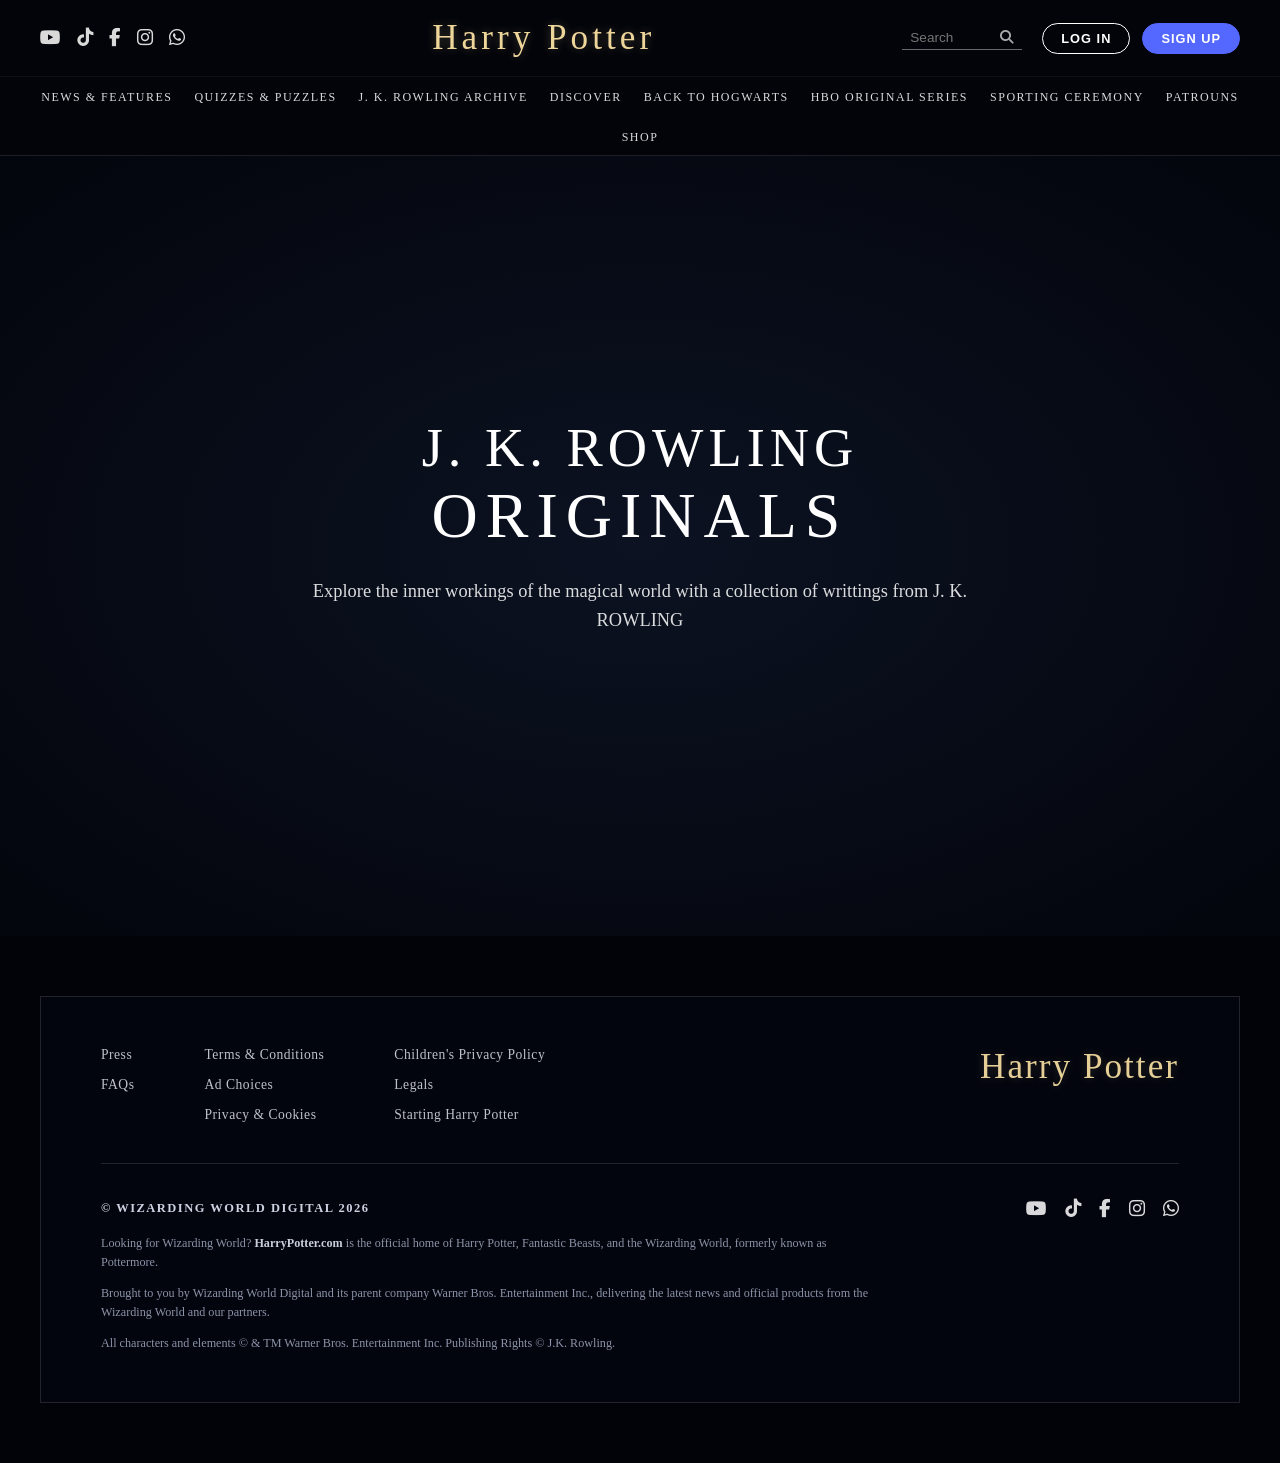
<file: home/index.html>
<!DOCTYPE html>
<html lang="en">

<head>
    <meta charset="UTF-8" />
    <meta name="viewport" content="width=device-width, initial-scale=1.0" />
    <title>Harry Potter | J.K. Rowling Originals</title>
    <link rel="stylesheet" href="style.css" />
    <!-- Font Awesome for Social & Search Icons -->
    <link rel="stylesheet" href="https://cdnjs.cloudflare.com/ajax/libs/font-awesome/6.5.1/css/all.min.css" />
</head>

<body>
    <!-- Header / Navigation -->
    <header class="navbar">
        <div class="top-bar">
            <div class="social-links">
                <a href="#"><i class="fa-brands fa-youtube"></i></a>
                <a href="#"><i class="fa-brands fa-tiktok"></i></a>
                <a href="#"><i class="fa-brands fa-facebook-f"></i></a>
                <a href="#"><i class="fa-brands fa-instagram"></i></a>
                <a href="#"><i class="fa-brands fa-whatsapp"></i></a>
            </div>

            <div class="brand-logo">
                <h1>Harry Potter</h1>
            </div>

            <div class="user-actions">
                <div class="search-box">
                    <input type="text" placeholder="Search" />
                    <i class="fa-solid fa-magnifying-glass"></i>
                </div>
                <button class="btn btn-outline">LOG IN</button>
                <button class="btn btn-solid" onclick="window.location.href = 'signup.html'">SIGN UP</button>
            </div>
        </div>
        <nav class="sub-nav">
            <ul>
                <li><a href="#">NEWS & FEATURES</a></li>
                <li><a href="#">QUIZZES & PUZZLES</a></li>
                <li><a href="#">J. K. ROWLING ARCHIVE</a></li>
                <li><a href="#">DISCOVER</a></li>
                <li><a href="#">BACK TO HOGWARTS</a></li>
                <li><a href="#">HBO ORIGINAL SERIES</a></li>
                <li><a href="#">SPORTING CEREMONY</a></li>
                <li><a href="#">PATROUNS</a></li>
                <li><a href="#">SHOP</a></li>
            </ul>
        </nav>
    </header>
    <!--Hero Section-->
    <main class="hero">
        <div class="hero-overlay"></div>
        <div class="hero-content">
            <h2>J. K. ROWLING</h2>
            <h3>ORIGINALS</h3>
            <p>Explore the inner workings of the magical world with a collection of writtings from J. K. ROWLING</p>
            <div class="scrol-diamond"></div>
        </div>
    </main>
    <!-- Footer Section -->
    <footer class="site-footer">
        <div class="footer-container">
            <!-- Top Row: Links & Logo -->
            <div class="footer-top">
                <div class="footer-links-grid">
                    <div class="link-column">
                        <a href="#">Press</a>
                        <a href="#">FAQs</a>
                    </div>
                    <div class="link-column">
                        <a href="#">Terms & Conditions</a>
                        <a href="#">Ad Choices</a>
                        <a href="#">Privacy & Cookies</a>
                    </div>
                    <div class="link-column">
                        <a href="#">Children's Privacy Policy</a>
                        <a href="#">Legals</a>
                        <a href="#">Starting Harry Potter</a>
                    </div>
                </div>

                <div class="footer-logo">
                    <h2>Harry Potter</h2>
                </div>
            </div>

            <div class="footer-divider"></div>

            <!-- Bottom Row: Copyright, Disclaimers & Socials -->
            <div class="footer-bottom">
                <div class="footer-legal-text">
                    <p class="copyright">&copy; WIZARDING WORLD DIGITAL 2026</p>
                    <p>
                        Looking for Wizarding World? <strong>HarryPotter.com</strong> is the official home of Harry
                        Potter, Fantastic Beasts, and the Wizarding World, formerly known as Pottermore.
                    </p>
                    <p>
                        Brought to you by Wizarding World Digital and its parent company Warner Bros. Entertainment
                        Inc., delivering the latest news and official products from the Wizarding World and our
                        partners.
                    </p>
                    <p>
                        All characters and elements &copy; &amp; TM Warner Bros. Entertainment Inc. Publishing Rights
                        &copy; J.K. Rowling.
                    </p>
                </div>

                <div class="footer-socials">
                    <a href="#"><i class="fa-brands fa-youtube"></i></a>
                    <a href="#"><i class="fa-brands fa-tiktok"></i></a>
                    <a href="#"><i class="fa-brands fa-facebook-f"></i></a>
                    <a href="#"><i class="fa-brands fa-instagram"></i></a>
                    <a href="#"><i class="fa-brands fa-whatsapp"></i></a>
                </div>
            </div>
        </div>
    </footer>
    <script src="script.js"></script>
</body>

</html>
</file>
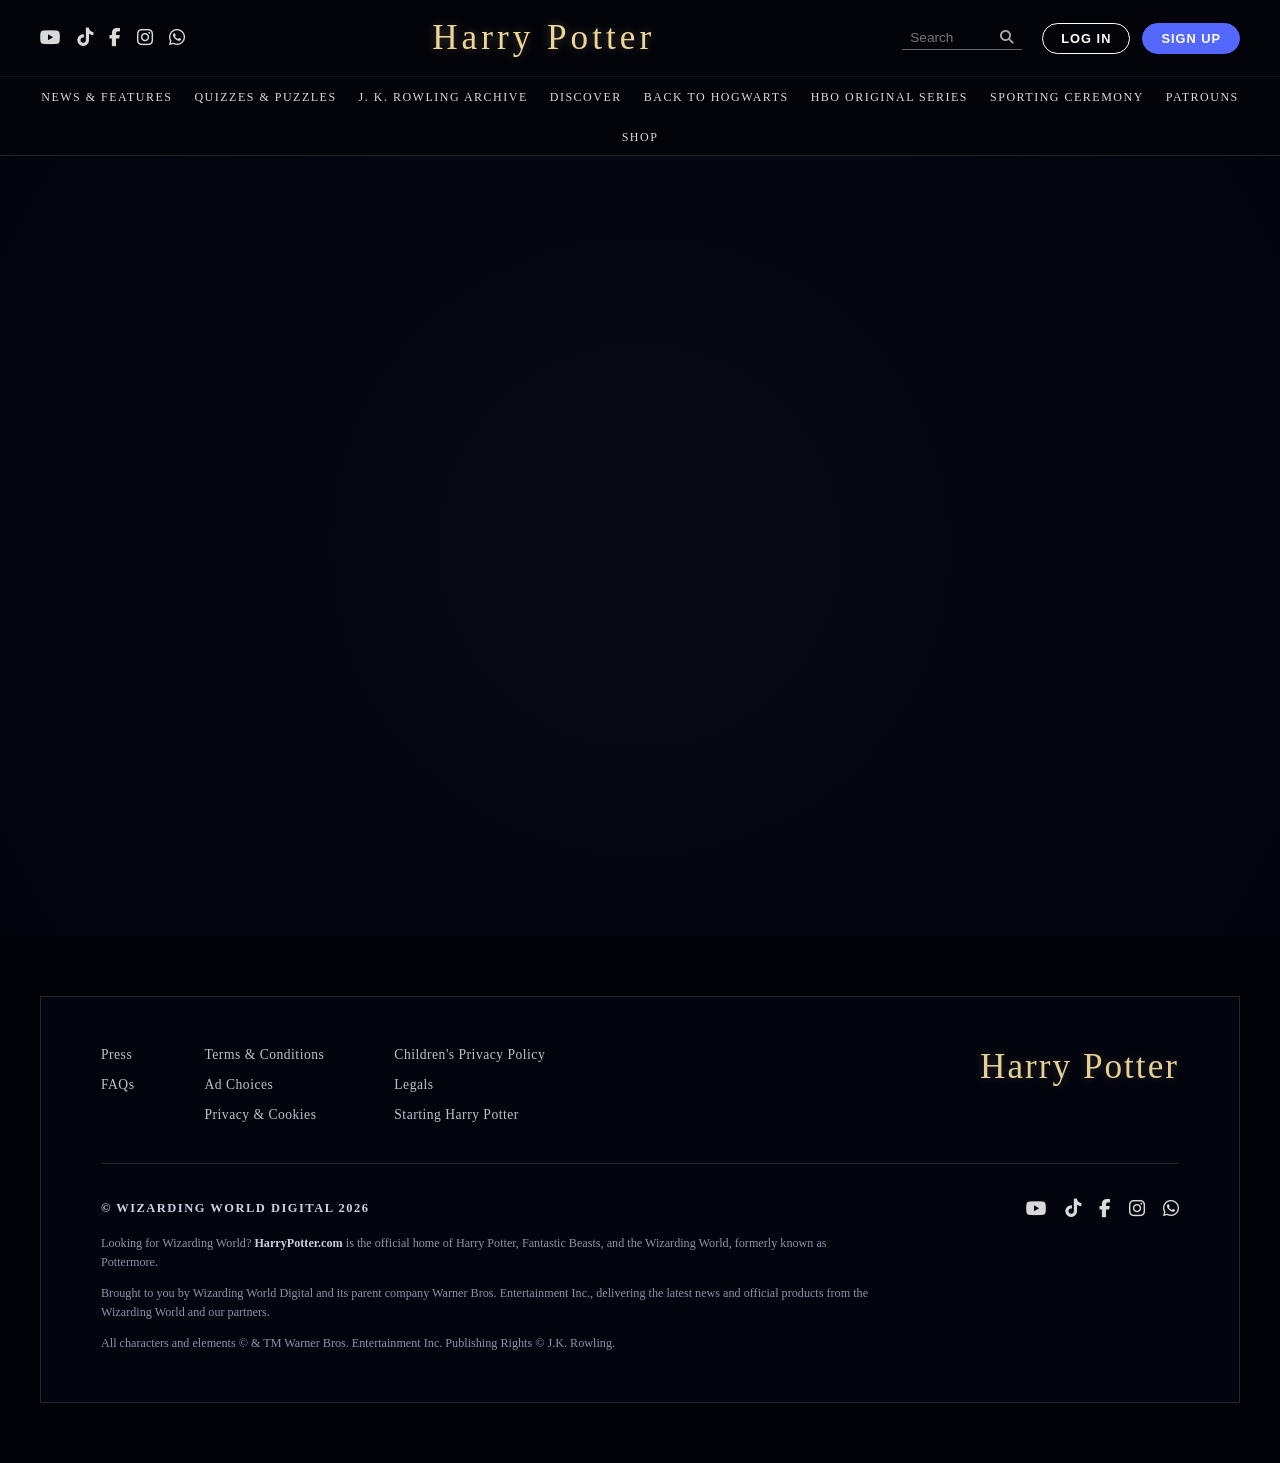
<file: BackToHogwarts.html>
<!DOCTYPE html>
<html lang="en">

<head>
    <meta charset="UTF-8" />
    <meta name="viewport" content="width=device-width, initial-scale=1.0" />
    <title>Harry Potter | J.K. Rowling Originals</title>
    <link rel="stylesheet" href="home/style.css" />
    <!-- Font Awesome for Social & Search Icons -->
    <link rel="stylesheet" href="https://cdnjs.cloudflare.com/ajax/libs/font-awesome/6.5.1/css/all.min.css" />
</head>

<body>
    <!-- Header / Navigation -->
    <header class="navbar">
        <div class="top-bar">
            <div class="social-links">
                <a href="#"><i class="fa-brands fa-youtube"></i></a>
                <a href="#"><i class="fa-brands fa-tiktok"></i></a>
                <a href="#"><i class="fa-brands fa-facebook-f"></i></a>
                <a href="#"><i class="fa-brands fa-instagram"></i></a>
                <a href="#"><i class="fa-brands fa-whatsapp"></i></a>
            </div>

            <div class="brand-logo">
                <h1>Harry Potter</h1>
            </div>

            <div class="user-actions">
                <div class="search-box">
                    <input type="text" placeholder="Search" />
                    <i class="fa-solid fa-magnifying-glass"></i>
                </div>
                <button class="btn btn-outline">LOG IN</button>
                <button class="btn btn-solid" onclick="window.location.href = 'signup.html'">SIGN UP</button>
            </div>
        </div>
        <nav class="sub-nav">
            <ul>
                <li><a href="#">NEWS & FEATURES</a></li>
                <li><a href="#">QUIZZES & PUZZLES</a></li>
                <li><a href="#">J. K. ROWLING ARCHIVE</a></li>
                <li><a href="#">DISCOVER</a></li>
                <li><a href="#">BACK TO HOGWARTS</a></li>
                <li><a href="#">HBO ORIGINAL SERIES</a></li>
                <li><a href="#">SPORTING CEREMONY</a></li>
                <li><a href="#">PATROUNS</a></li>
                <li><a href="#">SHOP</a></li>
            </ul>
        </nav>
    </header>

    <!-- Hero Section -->
    <main class="video-hero">
        <video autoplay loop muted playsinline class="bg-video">
            <source src="assets/HogwartsVideo.mp4" type="video/mp4" />
        </video>
        <div class="video-overlay"></div>
        <iframe width="560" height="315" src="https://www.youtube.com/embed/tqqhFtRpnWw?si=dtin6x7PZ0aP6Fpe"
            title="YouTube video player" frameborder="0"
            allow="accelerometer; autoplay; clipboard-write; encrypted-media; gyroscope; picture-in-picture; web-share"
            referrerpolicy="strict-origin-when-cross-origin" allowfullscreen></iframe>
    </main>



    <!-- Footer Section -->
    <footer class="site-footer">
        <div class="footer-container">
            <!-- Top Row: Links & Logo -->
            <div class="footer-top">
                <div class="footer-links-grid">
                    <div class="link-column">
                        <a href="#">Press</a>
                        <a href="#">FAQs</a>
                    </div>
                    <div class="link-column">
                        <a href="#">Terms & Conditions</a>
                        <a href="#">Ad Choices</a>
                        <a href="#">Privacy & Cookies</a>
                    </div>
                    <div class="link-column">
                        <a href="#">Children's Privacy Policy</a>
                        <a href="#">Legals</a>
                        <a href="#">Starting Harry Potter</a>
                    </div>
                </div>

                <div class="footer-logo">
                    <h2>Harry Potter</h2>
                </div>
            </div>

            <div class="footer-divider"></div>

            <!-- Bottom Row: Copyright, Disclaimers & Socials -->
            <div class="footer-bottom">
                <div class="footer-legal-text">
                    <p class="copyright">&copy; WIZARDING WORLD DIGITAL 2026</p>
                    <p>
                        Looking for Wizarding World? <strong>HarryPotter.com</strong> is the official home of Harry
                        Potter, Fantastic Beasts, and the Wizarding World, formerly known as Pottermore.
                    </p>
                    <p>
                        Brought to you by Wizarding World Digital and its parent company Warner Bros. Entertainment
                        Inc., delivering the latest news and official products from the Wizarding World and our
                        partners.
                    </p>
                    <p>
                        All characters and elements &copy; &amp; TM Warner Bros. Entertainment Inc. Publishing Rights
                        &copy; J.K. Rowling.
                    </p>
                </div>

                <div class="footer-socials">
                    <a href="#"><i class="fa-brands fa-youtube"></i></a>
                    <a href="#"><i class="fa-brands fa-tiktok"></i></a>
                    <a href="#"><i class="fa-brands fa-facebook-f"></i></a>
                    <a href="#"><i class="fa-brands fa-instagram"></i></a>
                    <a href="#"><i class="fa-brands fa-whatsapp"></i></a>
                </div>
            </div>
        </div>
    </footer>
    <script src="home/script.js"></script>
</body>

</html>
</file>
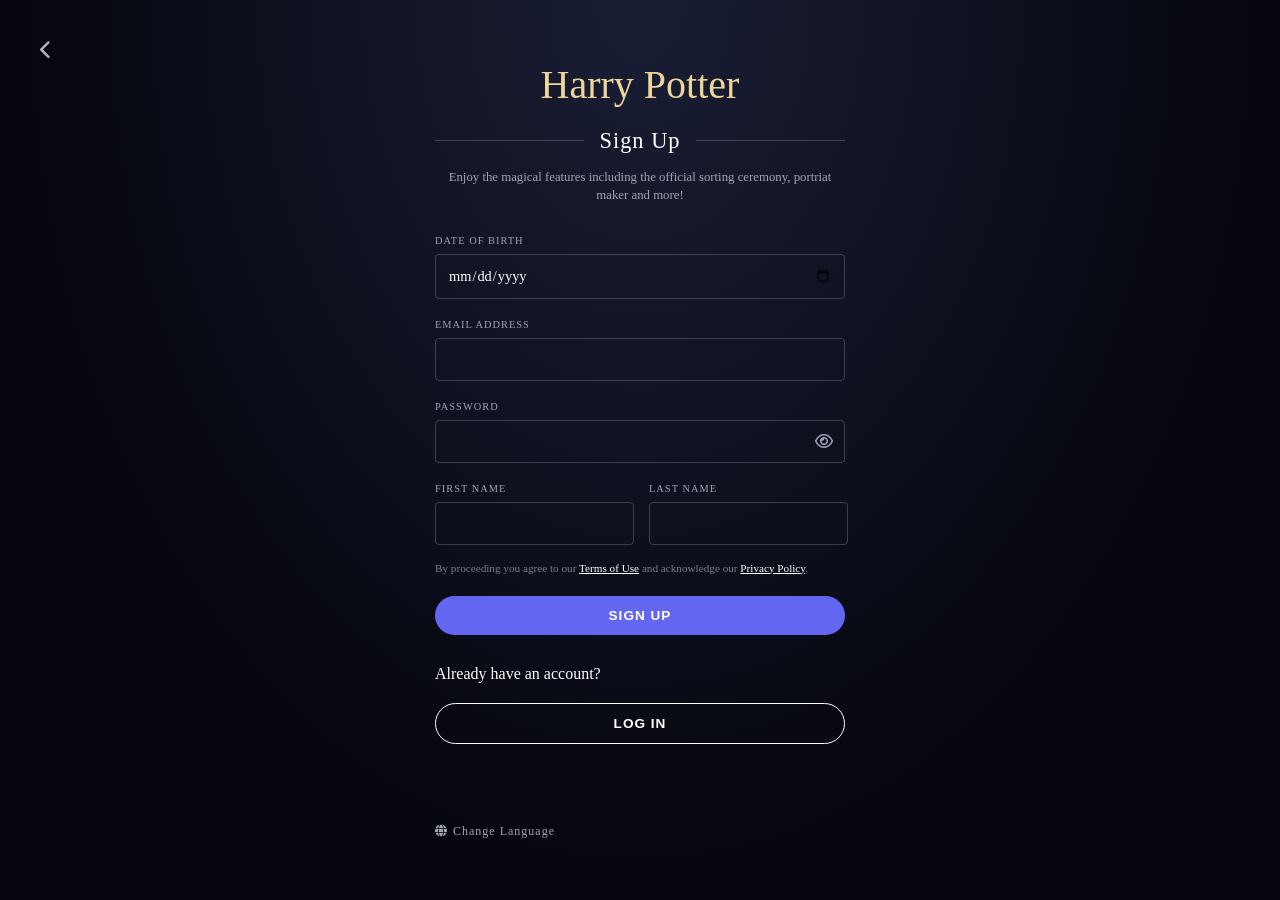
<file: home/signup.html>
<!DOCTYPE html>
<html lang="en">

<head>
    <meta charset="UTF-8">
    <meta name="viewport" content="width=device-width, initial-scale=1.0">
    <title>Sign Up | Harry Potter</title>
    <link rel="stylesheet" href="style.css">
    <link rel="stylesheet" href="https://cdnjs.cloudflare.com/ajax/libs/font-awesome/6.5.1/css/all.min.css" />
</head>

<body class="signup-body">
    <!--Back Button-->
    <a href="home/index.html" class="back-btn"><i class="fa-solid fa-chevron-left"></i></a>
    <div class="signup-container">
        <!--Logo-->
        <h1 class="hp-logo">Harry Potter</h1>
        <!--Section Title-->
        <div class="title-with-lines">
            <span></span>
            <h2>Sign Up</h2>
            <span></span>
        </div>
        <p class="subtitle">Enjoy the magical features including the official sorting ceremony,
            portriat maker and more!
        </p>
        <!--Sign Up Form-->
        <form id="signupForm" class="signup-form">
            <div class="form-group">
                <label for="dob">DATE OF BIRTH</label>
                <input type="date" id="dob" required>
            </div>
            <div class="form-group">
                <label for="email">EMAIL ADDRESS</label>
                <input type="email" id="email" required>
            </div>
            <div class="form-group">
                <label for="password">PASSWORD</label>
                <div class="password-wrapper">
                    <input type="password" id="password" required>
                    <i class="fa-regular fa-eye" id="togglePassword"></i>
                </div>
            </div>
            <div class="form-row">
                <div class="form-group">
                    <label for="firsName">FIRST NAME</label>
                    <input type="text" id="firstname" required>
                </div>
                <div class="form-group">
                    <label for="lastName">LAST NAME</label>
                    <input type="text" id="lastname" required>
                </div>
            </div>
            <p class="terms-text">By proceeding you agree to our <a href="#">Terms of Use</a> and
                acknowledge our <a href="#">Privacy Policy</a>.
            </p>
            <button type="submit" class="btn btn-solid-blue btn-full" onclick="window.location.href='index.html '">SIGN UP</button>
            <p>Already have an account?</p>
            <button class="btn btn-outline btn-full" onclick="">LOG IN</button>
            </p>
            <div class="change-language">
                <i class="fa-solid fa-globe"></i>Change Language
            </div>
    </div>
    </form>
    </div>
    <script src="script.js"></script>
</body>

</html>
</file>
<file: home/style.css>
* {
    margin: 0;
    padding: 0;
    box-sizing: border-box;
}

body {
    font-family: 'Cinzel', 'Times New Roman', serif;
    background-color: #05060d;
    color: #ffffff;
    overflow-x: hidden;
}

/* Header & Navbar */
.navbar {
    background-color: #03040a;
    border-bottom: 1px solid rgba(255, 255, 255, 0.1);
    position: sticky;
    top: 0;
    z-index: 1000;
}

.top-bar {
    display: flex;
    justify-content: space-between;
    align-items: center;
    padding: 18px 40px;
}

.social-links {
    display: flex;
    gap: 16px;
}

.social-links a {
    color: #fff;
    font-size: 1.15rem;
    text-decoration: none;
    opacity: 0.85;
    transition: opacity 0.2s;
}

.social-links a:hover {
    opacity: 1;
}

.brand-logo h1 {
    font-size: 2.2rem;
    font-weight: 500;
    letter-spacing: 4px;
    color: #eed69b;
    text-shadow: 0 0 10px rgba(238, 214, 155, 0.3);
}

.user-actions {
    display: flex;
    align-items: center;
    gap: 12px;
}

.search-box {
    display: flex;
    align-items: center;
    border-bottom: 1px solid rgba(255, 255, 255, 0.4);
    padding: 4px 8px;
    margin-right: 8px;
}

.search-box input {
    background: transparent;
    border: none;
    outline: none;
    color: #fff;
    font-size: 0.85rem;
    width: 90px;
}

.search-box i {
    font-size: 0.85rem;
    color: #aaa;
    cursor: pointer;
}

.btn {
    padding: 7px 18px;
    border-radius: 20px;
    font-size: 0.8rem;
    font-weight: bold;
    cursor: pointer;
    letter-spacing: 1px;
}

.btn-outline {
    background: transparent;
    border: 1.5px solid #fff;
    color: #fff;
}

.btn-solid {
    background: #5468ff;
    border: 1.5px solid #5468ff;
    color: #fff;
}

.btn-solid:hover {
    background: #4354df;
}

/* Secondary Navigation */
.sub-nav {
    display: flex;
    justify-content: center;
    padding: 10px 20px;
    border-top: 1px solid rgba(255, 255, 255, 0.05);
}

.sub-nav ul {
    display: flex;
    list-style: none;
    gap: 22px;
    flex-wrap: wrap;
    justify-content: center;
}

.sub-nav ul li a {
    color: #ffffff;
    text-decoration: none;
    font-size: 0.75rem;
    letter-spacing: 1.5px;
    opacity: 0.85;
    transition: opacity 0.2s;
}

.sub-nav ul li a:hover,
.sub-nav ul li a.active {
    opacity: 1;
}

.sub-nav ul li a i {
    font-size: 0.6rem;
    margin-left: 2px;
}

/* Hero Section */
.hero {
    position: relative;
    min-height: calc(100vh - 120px);
    display: flex;
    justify-content: center;
    align-items: center;
    text-align: center;
    background: radial-gradient(ellipse at center, rgba(16, 26, 47, 0.6) 0%, rgba(3, 5, 12, 0.95) 100%),
        url("https://images.unsplash.com/photo-1506703719100-a0f3a48c0f86?q=80&w=2070&auto=format&fit=crop") center/cover no-repeat;
}

.hero-content {
    max-width: 750px;
    padding: 20px;
    z-index: 2;
}

.hero-content h2 {
    font-size: 3.4rem;
    font-weight: 400;
    letter-spacing: 5px;
}

.hero-content h3 {
    font-size: 4rem;
    font-weight: 500;
    letter-spacing: 8px;
    margin-bottom: 24px;
}

.hero-content p {
    font-size: 1.15rem;
    font-weight: 300;
    line-height: 1.6;
    opacity: 0.85;
    margin-bottom: 40px;
}

/* Bottom Diamond Indicator */
.scroll-diamond {
    width: 14px;
    height: 14px;
    border: 1px solid rgba(255, 255, 255, 0.6);
    transform: rotate(45deg);
    margin: 0 auto;
}

/* Footer Styles */
.site-footer {
    background-color: #020308;
    padding: 60px 40px;
    display: flex;
    justify-content: center;
}

.footer-container {
    width: 100%;
    max-width: 1300px;
    border: 1px solid rgba(255, 255, 255, 0.12);
    padding: 50px 60px;
    background-color: #03050e;
}

/* Top Section */
.footer-top {
    display: flex;
    justify-content: space-between;
    align-items: flex-start;
    gap: 40px;
}

.footer-links-grid {
    display: flex;
    gap: 70px;
    flex-wrap: wrap;
}

.link-column {
    display: flex;
    flex-direction: column;
    gap: 14px;
}

.link-column a {
    color: #e0e2ec;
    text-decoration: none;
    font-size: 0.85rem;
    font-family: inherit;
    letter-spacing: 0.5px;
    opacity: 0.85;
    transition: opacity 0.2s ease, color 0.2s ease;
}

.link-column a:hover {
    opacity: 1;
    color: #eed69b;
}

.footer-logo h2 {
    font-size: 2.2rem;
    font-weight: 500;
    letter-spacing: 2px;
    color: #e5cf96;
    text-shadow: 0 0 10px rgba(229, 207, 150, 0.2);
    white-space: nowrap;
}

/* Divider Line */
.footer-divider {
    height: 1px;
    background: rgba(255, 255, 255, 0.12);
    margin: 40px 0 35px 0;
}

/* Bottom Section */
.footer-bottom {
    display: flex;
    justify-content: space-between;
    align-items: flex-start;
    gap: 40px;
}

.footer-legal-text {
    max-width: 780px;
    display: flex;
    flex-direction: column;
    gap: 12px;
}

.footer-legal-text .copyright {
    letter-spacing: 1.5px;
    font-size: 0.78rem;
    font-weight: 600;
    color: #ced3e2;
    margin-bottom: 4px;
}

.footer-legal-text p {
    font-size: 0.76rem;
    line-height: 1.55;
    color: #8c93a8;
    font-weight: 300;
}

.footer-legal-text strong {
    color: #c9cfdd;
    font-weight: 600;
}

/* Bottom Social Icons */
.footer-socials {
    display: flex;
    gap: 18px;
    align-items: center;
    flex-shrink: 0;
}

.footer-socials a {
    color: #ffffff;
    font-size: 1.15rem;
    text-decoration: none;
    opacity: 0.85;
    transition: opacity 0.2s, transform 0.2s;
}

.footer-socials a:hover {
    opacity: 1;
    transform: translateY(-2px);
}

/* Responsive adjustments */
@media (max-width: 900px) {
    .footer-container {
        padding: 30px 20px;
    }

    .footer-top,
    .footer-bottom {
        flex-direction: column-reverse;
        gap: 25px;
    }

    .footer-links-grid {
        gap: 30px;
    }

    .footer-socials {
        align-self: flex-start;
    }
}

/* Video Hero Section */
.video-hero {
    position: relative;
    min-height: calc(100vh - 120px);
    display: flex;
    justify-content: center;
    align-items: center;
    overflow: hidden;
    background-color: #05060d;
}

.bg-video {
    position: absolute;
    top: 50%;
    left: 50%;
    min-width: 100%;
    min-height: 100%;
    width: auto;
    height: auto;
    transform: translateX(-50%) translateY(-50%);
    object-fit: cover;
    z-index: 0;
}

.video-overlay {
    position: absolute;
    top: 0;
    left: 0;
    width: 100%;
    height: 100%;
    background: radial-gradient(circle, rgba(16, 26, 47, 0.2) 0%, rgba(3, 5, 12, 0.7) 100%);
    z-index: 1;
}

.video-content {
    position: relative;
    z-index: 2;
    text-align: center;
    padding: 0 20px;
    width: 100%;
    max-width: 900px;
}

.hogwarts-hero-logo {
    width: 100%;
    max-width: 700px;
    height: auto;
    filter: drop-shadow(0 0 15px rgba(255, 255, 255, 0.1));
}

/* SIGN UP PAGE STYLES */

.signup-body {
    background: radial-gradient(ellipse at top, #1a1e35 0%, #05060d 70%);
    min-height: 100vh;
    display: flex;
    justify-content: center;
    align-items: center;
    position: relative;
}

.back-btn {
    position: absolute;
    top: 40px;
    left: 40px;
    color: #fff;
    font-size: 1.2rem;
    text-decoration: none;
    opacity: 0.7;
    transition: opacity 0.2s;
}

.back-btn:hover {
    opacity: 1;
}

.signup-container {
    width: 100%;
    max-width: 450px;
    padding: 20px;
    text-align: center;
    display: flex;
    flex-direction: column;
    align-items: center;
}

.hp-logo {
    font-family: 'Cinzel', serif;
    font-size: 2.5rem;
    font-weight: 500;
    color: #eed69b;
    margin-bottom: 20px;
}

.title-with-lines {
    display: flex;
    align-items: center;
    width: 100%;
    gap: 15px;
    margin-bottom: 15px;
}

.title-with-lines span {
    flex-grow: 1;
    height: 1px;
    background-color: rgba(255, 255, 255, 0.2);
}

.title-with-lines h2 {
    font-size: 1.4rem;
    font-weight: 400;
    letter-spacing: 1px;
}

.subtitle {
    font-size: 0.8rem;
    color: #a0a5b5;
    line-height: 1.4;
    margin-bottom: 30px;
}

.signup-form {
    width: 100%;
    display: flex;
    flex-direction: column;
    gap: 20px;
    text-align: left;
}

.form-group {
    display: flex;
    flex-direction: column;
    gap: 8px;
    width: 100%;
}

.form-row {
    display: flex;
    gap: 15px;
}

.form-row .form-group {
    flex: 1;
}

.form-group label {
    font-size: 0.65rem;
    letter-spacing: 1px;
    color: #a0a5b5;
}

.form-group input {
    background: transparent;
    border: 1px solid rgba(255, 255, 255, 0.2);
    border-radius: 4px;
    padding: 12px;
    color: #fff;
    font-family: inherit;
    font-size: 0.9rem;
    outline: none;
    transition: border-color 0.3s;
}

.form-group input:focus {
    border-color: #5468ff;
}

.password-wrapper {
    position: relative;
    display: flex;
    align-items: center;
}

.password-wrapper input {
    width: 100%;
    padding-right: 40px;
}

.password-wrapper i {
    position: absolute;
    right: 12px;
    color: #a0a5b5;
    cursor: pointer;
}

.terms-text {
    font-size: 0.7rem;
    color: #7a7f92;
    line-height: 1.5;
    margin-top: -5px;
}

.terms-text a {
    color: #fff;
    text-decoration: underline;
}

.btn-full {
    width: 100%;
    padding: 12px;
    border-radius: 25px;
    font-size: 0.85rem;
    margin-bottom: 10px;
}

.btn-solid-blue {
    background-color: #6366f1;
    border: none;
    color: white;
    font-weight: bold;
    cursor: pointer;
    transition: background 0.3s;
}

.btn-solid-blue:hover {
    background-color: #4f46e5;
}

.login-redirect {
    width: 100%;
    margin-top: 20px;
    padding-top: 20px;
    border-top: 1px solid rgba(255, 255, 255, 0.1);
}

.login-redirect p {
    font-size: 0.9rem;
    font-weight: bold;
    margin-bottom: 15px;
}

.change-language {
    margin-top: 30px;
    font-size: 0.75rem;
    color: #a0a5b5;
    cursor: pointer;
    letter-spacing: 1px;
}

.change-language i {
    margin-right: 5px;
}
</file>
